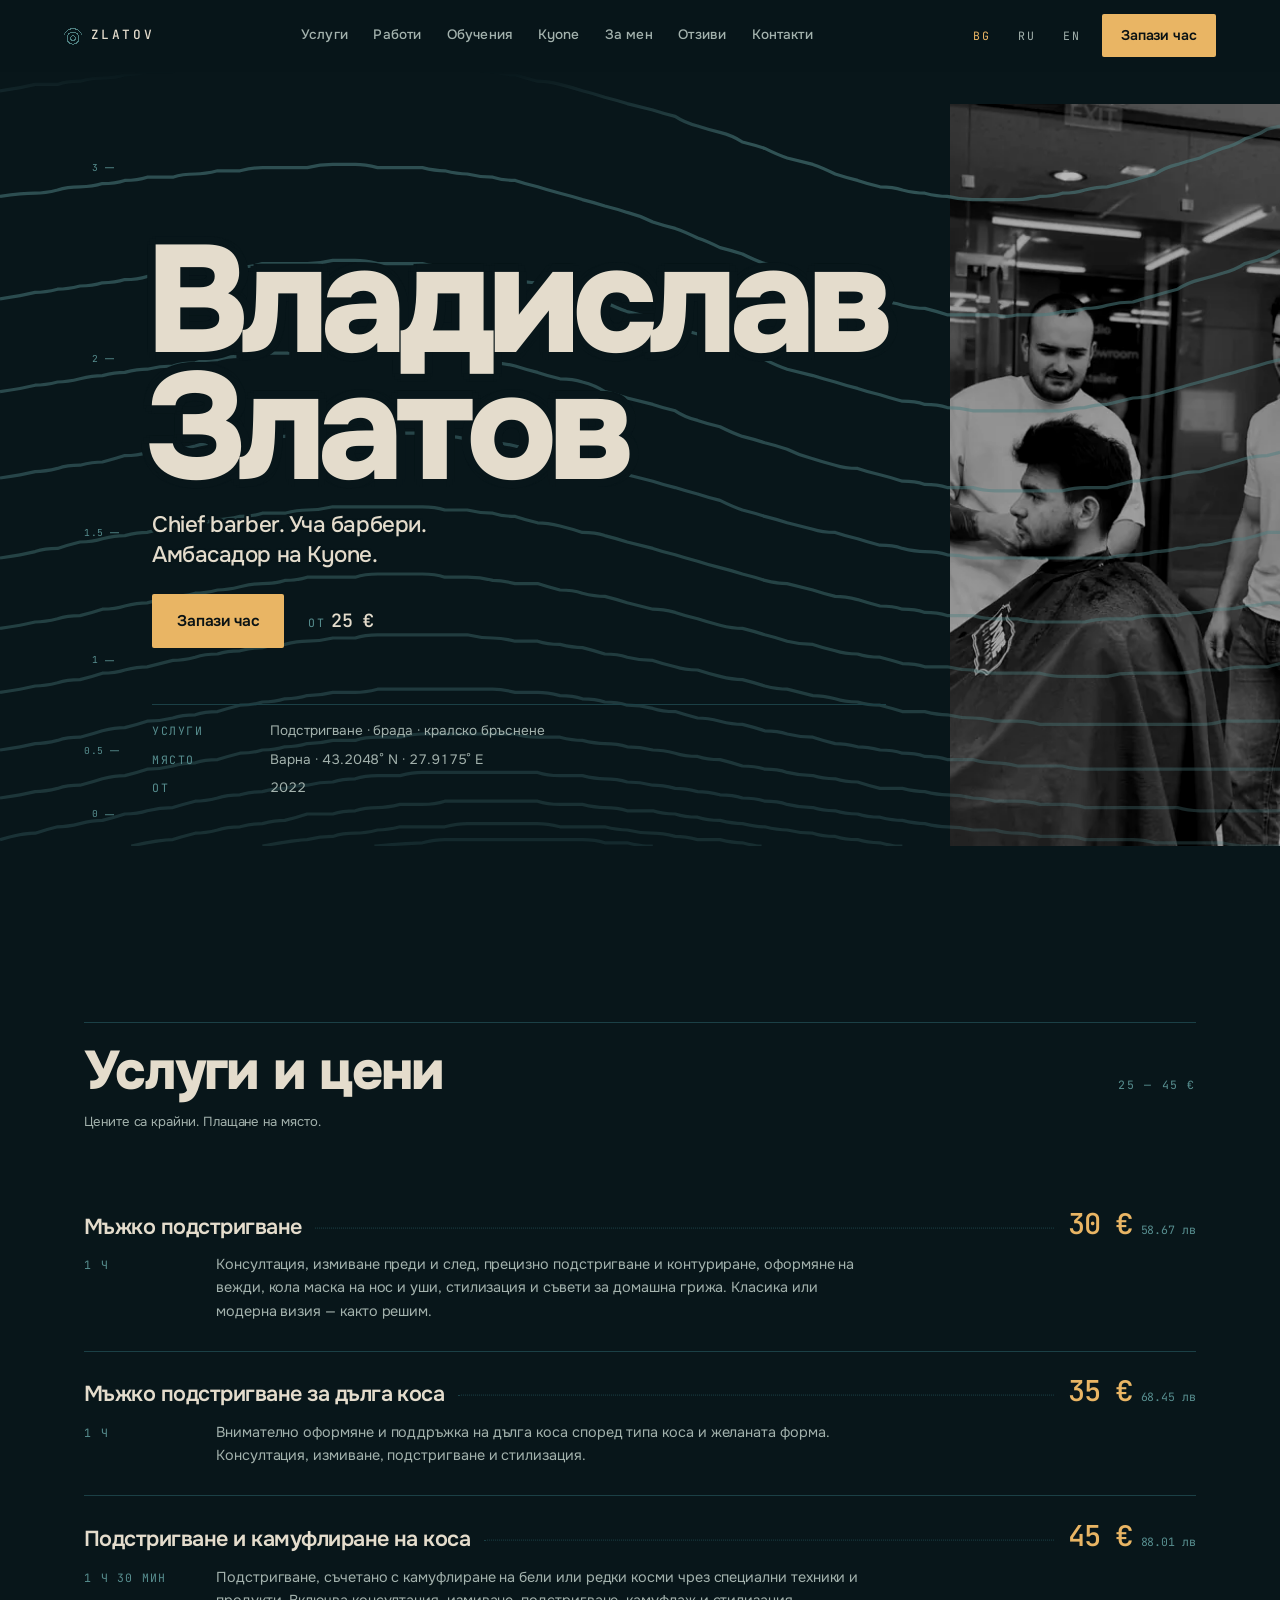
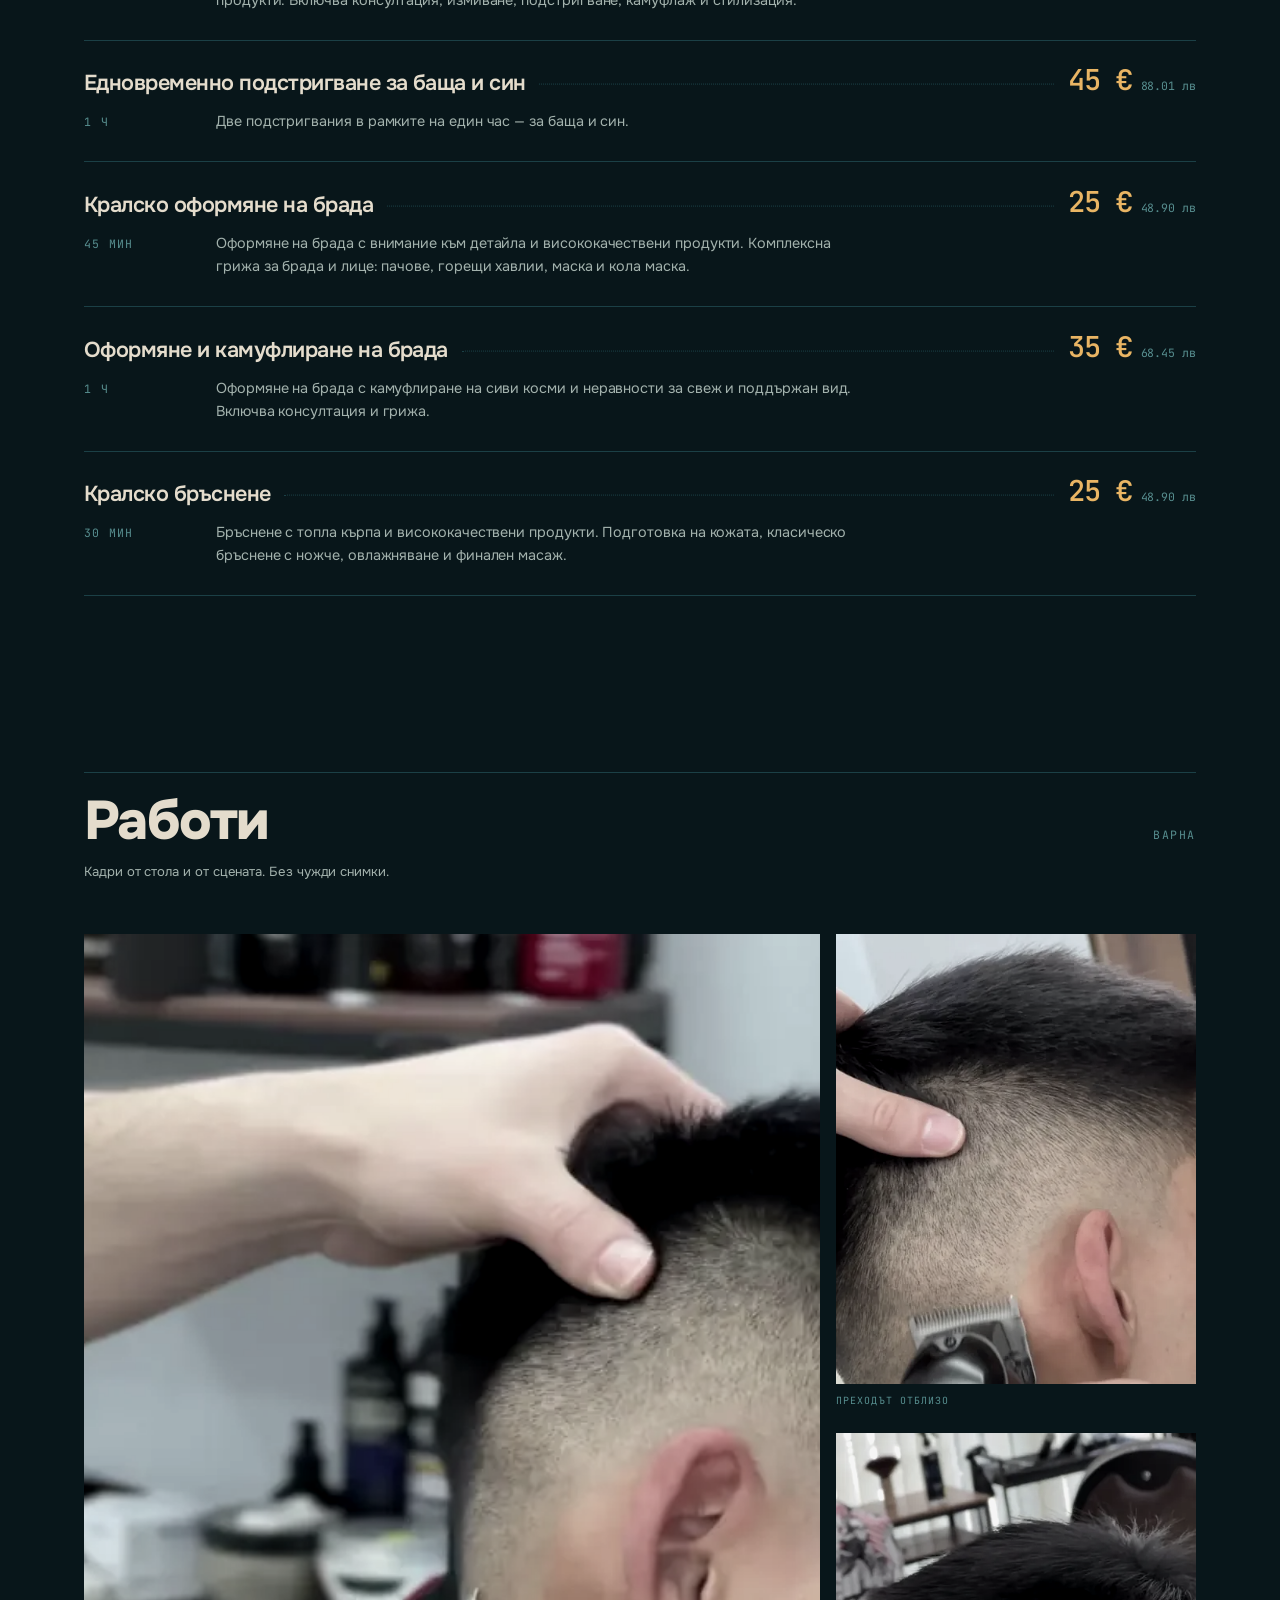
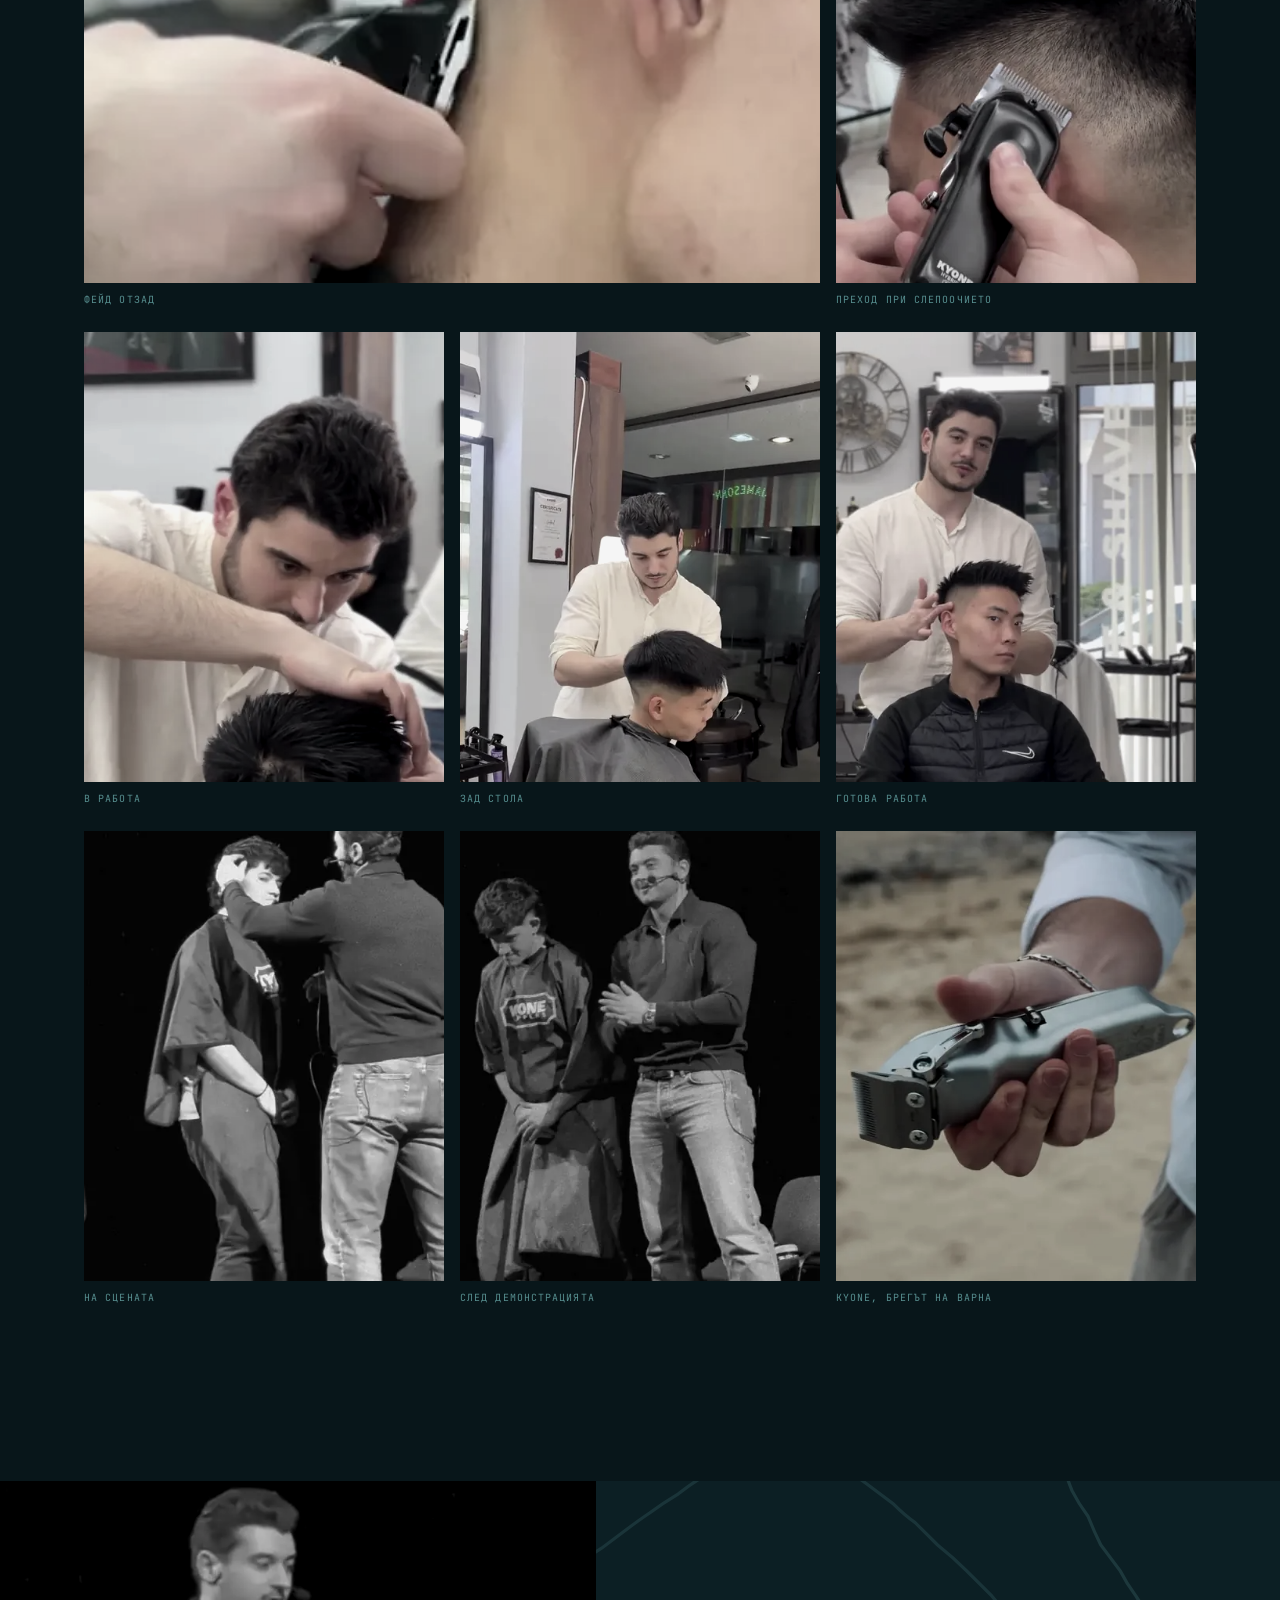
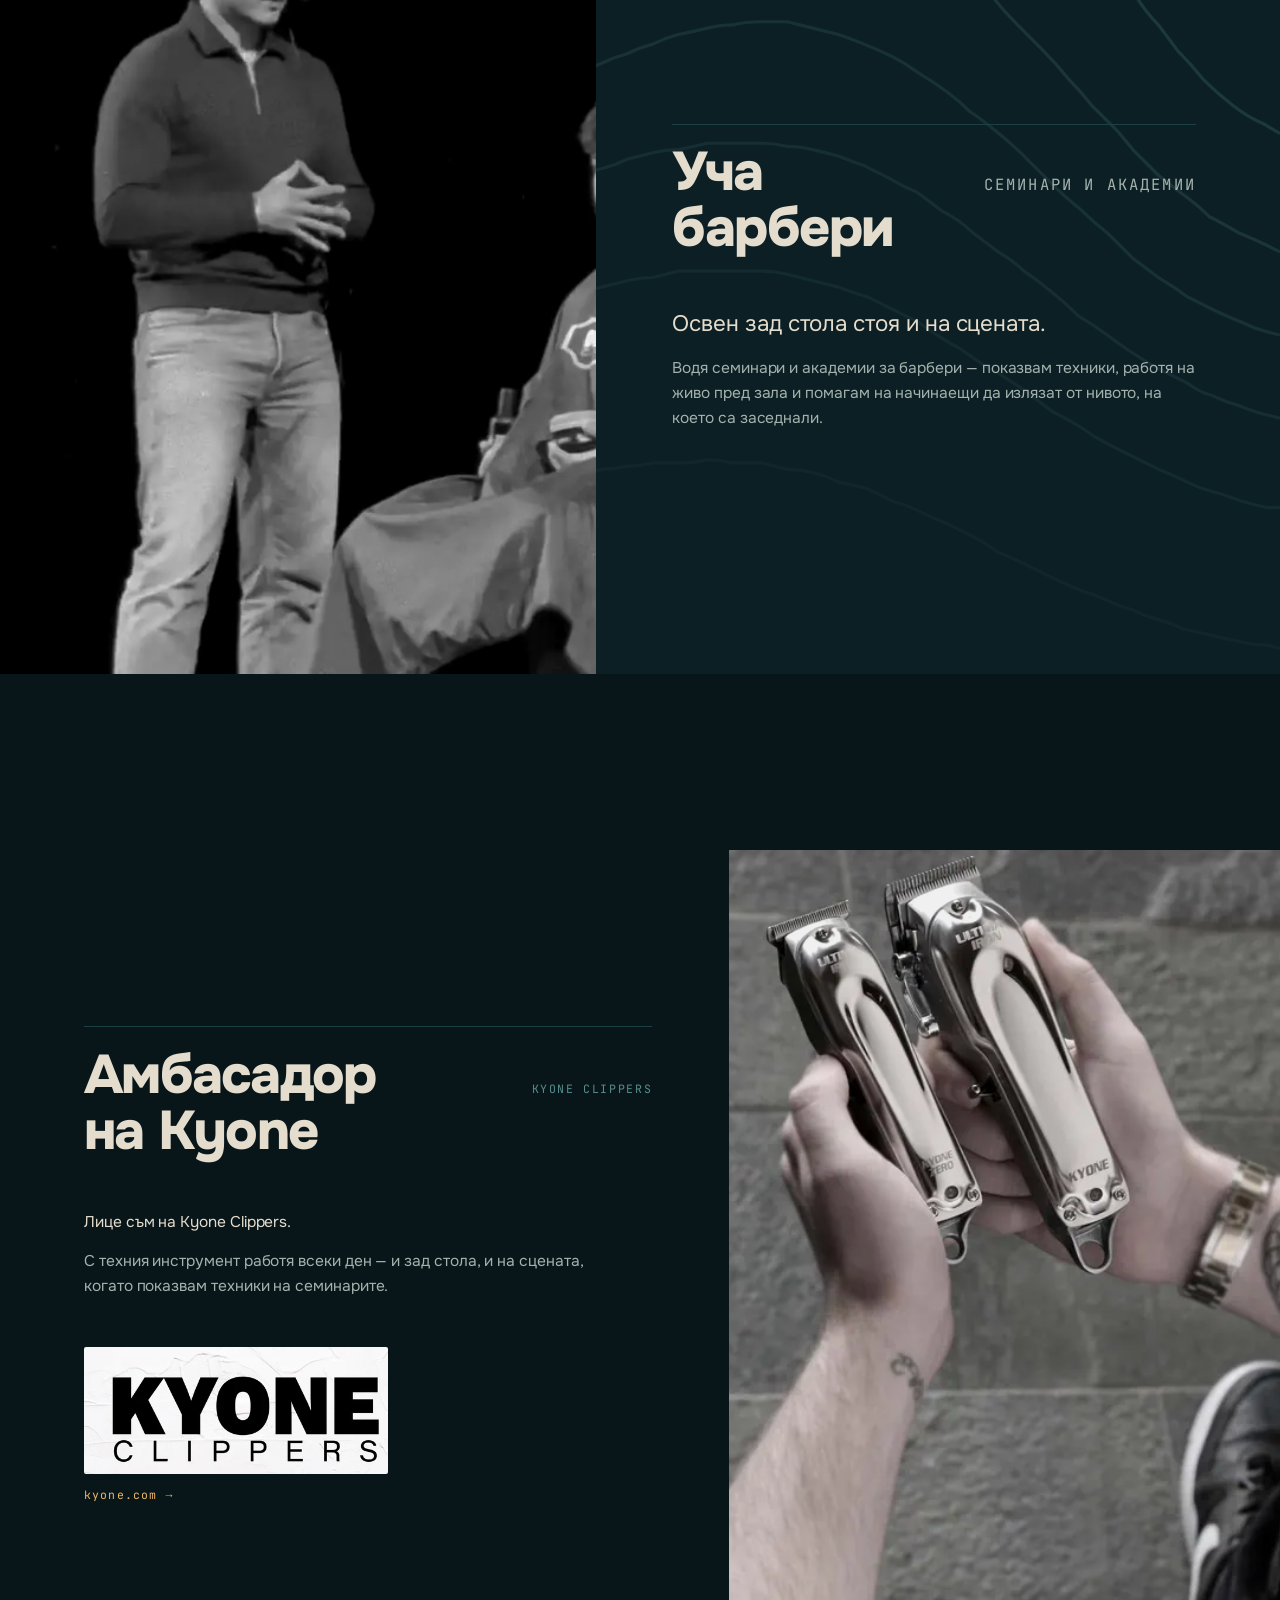
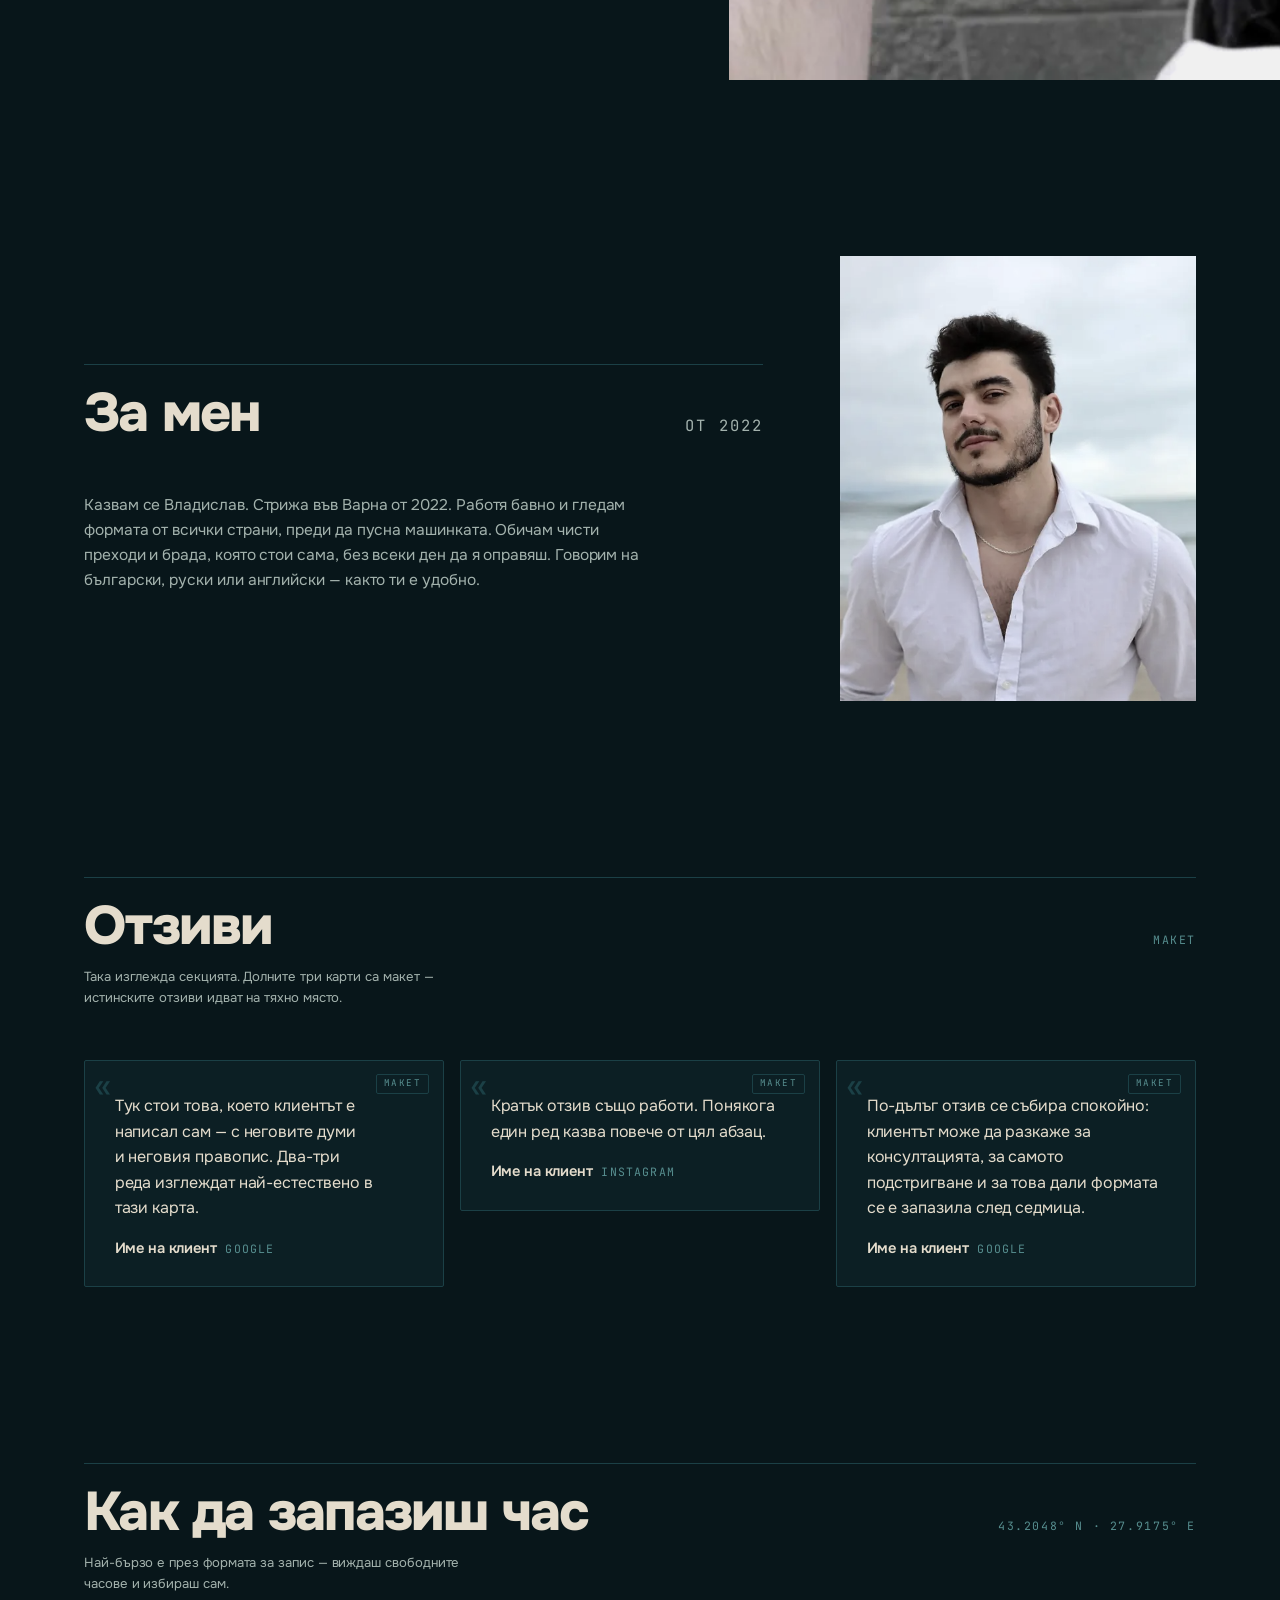
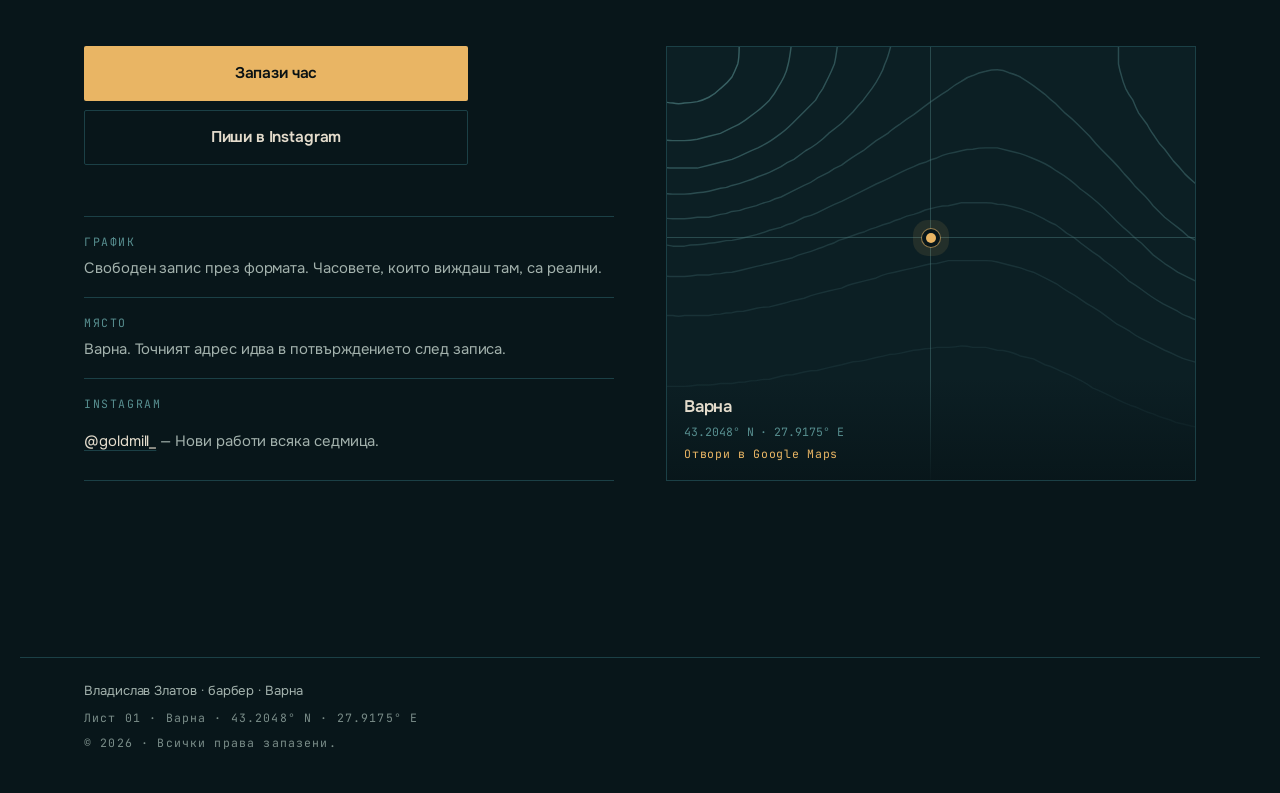
<file: index.html>
<!DOCTYPE html>
<html lang="bg">
<head>
<meta charset="utf-8">
<meta name="viewport" content="width=device-width, initial-scale=1, viewport-fit=cover">
<meta name="theme-color" content="#08161A">

<!-- ПРЕВЬЮ: закрыто от поисковиков. УДАЛИТЬ ЭТИ ДВЕ СТРОКИ ПРИ ПЕРЕДАЧЕ САЙТУ ВЛАДЕЛЬЦУ -->
<meta name="robots" content="noindex, nofollow">

<title>Барбер Владислав Златов — Варна | Мъжко подстригване и бръснене</title>
<meta name="description" content="Владислав Златов — chief barber във Варна от 2022. Мъжко подстригване, брада, кралско бръснене. Цени от 25 €. Онлайн запис за час.">
<link rel="canonical" href="https://yakovlev0509.github.io/zlatov-barber/">

<link rel="alternate" hreflang="bg" href="https://yakovlev0509.github.io/zlatov-barber/">
<link rel="alternate" hreflang="ru" href="https://yakovlev0509.github.io/zlatov-barber/?lang=ru">
<link rel="alternate" hreflang="en" href="https://yakovlev0509.github.io/zlatov-barber/?lang=en">
<link rel="alternate" hreflang="x-default" href="https://yakovlev0509.github.io/zlatov-barber/">

<meta property="og:type" content="website">
<meta property="og:site_name" content="Vladyslav Zlatov — barber, Varna">
<meta property="og:locale" content="bg_BG">
<meta property="og:locale:alternate" content="ru_RU">
<meta property="og:locale:alternate" content="en_GB">
<meta property="og:url" content="https://yakovlev0509.github.io/zlatov-barber/">
<meta property="og:title" content="Владислав Златов — барбер във Варна">
<meta property="og:description" content="Мъжко подстригване, брада, кралско бръснене. Цени от 25 €. Запази час онлайн.">
<meta property="og:image" content="https://yakovlev0509.github.io/zlatov-barber/images/og.jpg">
<meta property="og:image:width" content="1200">
<meta property="og:image:height" content="630">
<meta property="og:image:alt" content="Владислав Златов, барбер във Варна">
<meta name="twitter:card" content="summary_large_image">
<meta name="twitter:title" content="Владислав Златов — барбер във Варна">
<meta name="twitter:description" content="Мъжко подстригване, брада, кралско бръснене. Цени от 25 €.">
<meta name="twitter:image" content="https://yakovlev0509.github.io/zlatov-barber/images/og.jpg">

<link rel="icon" href="favicon.svg" type="image/svg+xml">
<link rel="icon" href="favicon.ico" sizes="32x32">
<link rel="apple-touch-icon" href="apple-touch-icon.png">
<link rel="manifest" href="site.webmanifest">

<link rel="preload" as="font" type="font/woff2" href="fonts/onest-cyrillic.woff2" crossorigin>
<link rel="preload" as="font" type="font/woff2" href="fonts/onest-latin.woff2" crossorigin>
<link rel="preload" as="image" href="images/fade.svg" fetchpriority="high">
<link rel="preload" as="image" href="images/hero-720.webp" imagesrcset="images/hero-540.webp 540w, images/hero-720.webp 720w, images/hero-860.webp 860w, images/hero-1080.webp 1080w" imagesizes="(min-width:900px) 40vw, calc(100vw - 2.5rem)" fetchpriority="high">
<link rel="stylesheet" href="styles.css">

<script type="application/ld+json">
{
  "@context": "https://schema.org",
  "@type": "HairSalon",
  "@id": "https://yakovlev0509.github.io/zlatov-barber/#barber",
  "name": "Vladyslav Zlatov — Barber",
  "alternateName": "Владислав Златов",
  "description": "Chief barber във Варна от 2022. Мъжко подстригване, оформяне на брада, кралско бръснене. Обучения за барбери.",
  "url": "https://yakovlev0509.github.io/zlatov-barber/",
  "image": "https://yakovlev0509.github.io/zlatov-barber/images/og.jpg",
  "priceRange": "€25–€45",
  "currenciesAccepted": "EUR, BGN",
  "foundingDate": "2022",
  "address": {
    "@type": "PostalAddress",
    "addressLocality": "Варна",
    "addressRegion": "Варна",
    "addressCountry": "BG"
  },
  "geo": { "@type": "GeoCoordinates", "latitude": 43.20484, "longitude": 27.91751 },
  "areaServed": { "@type": "City", "name": "Варна" },
  "availableLanguage": ["bg", "ru", "en"],
  "sameAs": ["https://www.instagram.com/goldmill_/"],
  "hasOfferCatalog": {
    "@type": "OfferCatalog",
    "name": "Услуги",
    "itemListElement": [
      { "@type": "Offer", "price": "30", "priceCurrency": "EUR", "itemOffered": { "@type": "Service", "name": "Мъжко подстригване" } },
      { "@type": "Offer", "price": "35", "priceCurrency": "EUR", "itemOffered": { "@type": "Service", "name": "Мъжко подстригване за дълга коса" } },
      { "@type": "Offer", "price": "45", "priceCurrency": "EUR", "itemOffered": { "@type": "Service", "name": "Подстригване и камуфлиране на коса" } },
      { "@type": "Offer", "price": "45", "priceCurrency": "EUR", "itemOffered": { "@type": "Service", "name": "Едновременно подстригване за баща и син" } },
      { "@type": "Offer", "price": "25", "priceCurrency": "EUR", "itemOffered": { "@type": "Service", "name": "Кралско оформяне на брада" } },
      { "@type": "Offer", "price": "35", "priceCurrency": "EUR", "itemOffered": { "@type": "Service", "name": "Оформяне и камуфлиране на брада" } },
      { "@type": "Offer", "price": "25", "priceCurrency": "EUR", "itemOffered": { "@type": "Service", "name": "Кралско бръснене" } }
    ]
  },
  "potentialAction": {
    "@type": "ReserveAction",
    "target": {
      "@type": "EntryPoint",
      "urlTemplate": "https://n1313281.alteg.io/company/1189021/personal/menu?o=m2672706",
      "actionPlatform": ["http://schema.org/DesktopWebPlatform", "http://schema.org/MobileWebPlatform"]
    },
    "result": { "@type": "Reservation", "name": "Запазен час" }
  }
}
</script>
</head>

<body>
<a class="skip" href="#main" data-i18n="skip">Към съдържанието</a>

<header class="hdr" id="hdr">
  <a class="hdr__logo" href="#top" aria-label="Vladyslav Zlatov">
    <span class="hdr__logo-mark" aria-hidden="true"></span>
    ZLATOV
  </a>

  <div class="hdr__right">
    <div class="lang" role="group" aria-label="Език / Language">
      <button type="button" class="lang__btn is-on" data-lang="bg" lang="bg" aria-pressed="true">BG</button>
      <button type="button" class="lang__btn" data-lang="ru" lang="ru" aria-pressed="false">RU</button>
      <button type="button" class="lang__btn" data-lang="en" lang="en" aria-pressed="false">EN</button>
    </div>

    <a class="btn btn--primary hdr__cta" id="hdrCta" href="#" target="_blank" rel="noopener" data-i18n="ctaShort">Запази час</a>

    <button type="button" class="burger" id="burger" aria-expanded="false" aria-controls="nav" data-i18n-attr="aria-label:menuOpen" aria-label="Отвори менюто">
      <span aria-hidden="true"></span><span aria-hidden="true"></span>
    </button>
  </div>

  <nav class="nav" id="nav" aria-label="Основна навигация">
    <a href="#services" data-i18n="navServices">Услуги</a>
    <a href="#work" data-i18n="navWork">Работи</a>
    <a href="#academy" data-i18n="navAcademy">Обучения</a>
    <a href="#kyone" data-i18n="navKyone">Kyone</a>
    <a href="#about" data-i18n="navAbout">За мен</a>
    <a href="#reviews" id="navReviews" class="is-hidden" data-i18n="navReviews">Отзиви</a>
    <a href="#contact" data-i18n="navContact">Контакти</a>
  </nav>
</header>

<main id="main">

  <!-- ================= HERO =================
       Первый экран построен как топографическая карта:
       изолинии = переход длины, шкала слева = размеры насадок,
       имя стоит внутри поля и разрывает линии, как подпись места на карте. -->
  <section class="hero" id="top">
    <!-- Поле изолиний и шкала насадок — чистая графика, для читалок скрыта -->
    <div class="hero__map" aria-hidden="true">
      <div class="hero__field"></div>
      <ul class="scale">
        <li style="--y:95.9%"><span>0</span></li>
        <li style="--y:87.7%"><span>0.5</span></li>
        <li style="--y:76.0%"><span>1</span></li>
        <li style="--y:59.5%"><span>1.5</span></li>
        <li style="--y:37.0%"><span>2</span></li>
        <li style="--y:12.4%"><span>3</span></li>
      </ul>
    </div>

    <div class="hero__text">
      <h1 class="hero__name" data-i18n="heroName">Владислав<br>Златов</h1>
      <p class="hero__lead" data-i18n="heroLead">Chief barber. Уча барбери. Амбасадор на Kyone.</p>
      <div class="hero__act">
        <a class="btn btn--primary hero__cta" id="heroCta" href="#" target="_blank" rel="noopener" data-i18n="cta">Запази час</a>
        <p class="hero__from"><span data-i18n="heroFrom">от</span> <b>25 €</b></p>
      </div>
    </div>

    <figure class="hero__fig">
      <img src="images/hero-720.webp"
           srcset="images/hero-540.webp 540w, images/hero-720.webp 720w, images/hero-860.webp 860w, images/hero-1080.webp 1080w"
           sizes="(min-width:900px) 40vw, calc(100vw - 4.25rem)"
           width="1035" height="1380"
           fetchpriority="high" decoding="async"
           alt="Владислав Златов гледа работата на барбер в залата, Варна">
    </figure>

    <!-- Легенда карты: живёт по нижнему краю, как на настоящей карте -->
    <dl class="legend">
      <div>
        <dt data-i18n="legServices">Услуги</dt>
        <dd data-i18n="legServicesVal">Подстригване · брада · кралско бръснене</dd>
      </div>
      <div>
        <dt data-i18n="legPlace">Място</dt>
        <dd id="legPlaceVal">Варна · 43.2048° N 27.9175° E</dd>
      </div>
      <div>
        <dt data-i18n="legSince">От</dt>
        <dd>2022</dd>
      </div>
    </dl>
  </section>

  <!-- ================= УСЛУГИ ================= -->
  <section class="sec sec--services" id="services">
    <div class="sec__head">
      <h2 class="sec__title" data-i18n="servicesTitle">Услуги и цени</h2>
      <p class="sec__meta" id="svcsRange">25 — 45 €</p>
      <p class="sec__note" data-i18n="servicesNote">Цените са крайни. Плащане на място.</p>
    </div>

    <ol class="svcs" id="svcs"></ol>

    <noscript>
      <ul class="svcs-fallback">
        <li>Мъжко подстригване — 60 мин — 30 € (58.67 лв)</li>
        <li>Мъжко подстригване за дълга коса — 60 мин — 35 € (68.45 лв)</li>
        <li>Подстригване и камуфлиране на коса — 90 мин — 45 € (88.01 лв)</li>
        <li>Едновременно подстригване за баща и син — 60 мин — 45 € (88.01 лв)</li>
        <li>Кралско оформяне на брада — 45 мин — 25 € (48.90 лв)</li>
        <li>Оформяне и камуфлиране на брада — 60 мин — 35 € (68.45 лв)</li>
        <li>Кралско бръснене — 30 мин — 25 € (48.90 лв)</li>
      </ul>
    </noscript>
  </section>

  <!-- ================= РАБОТИ ================= -->
  <section class="sec sec--work" id="work">
    <div class="sec__head">
      <h2 class="sec__title" data-i18n="workTitle">Работи</h2>
      <p class="sec__meta" data-i18n="workMeta">Варна</p>
      <p class="sec__note" data-i18n="workNote">Кадри от стола и от сцената. Без чужди снимки.</p>
    </div>
    <div class="grid" id="works"></div>
  </section>

  <!-- ================= ОБУЧЕНИЯ ================= -->
  <section class="sec sec--academy" id="academy">
    <figure class="academy__fig">
      <img src="images/stage-solo-420.webp"
           srcset="images/stage-solo-420.webp 420w, images/stage-solo-640.webp 640w"
           sizes="(min-width:900px) 34vw, 86vw"
           width="620" height="826" loading="lazy" decoding="async"
           alt="Владислав Златов води семинар за барбери на сцена">
    </figure>
    <div class="academy__text">
      <div class="sec__head">
        <h2 class="sec__title" data-i18n="academyTitle">Уча барбери</h2>
        <p class="sec__meta" data-i18n="academyTag">Kyone · амбасадор</p>
      </div>
      <p class="lead" data-i18n="academyLead">Освен зад стола стоя и на сцената.</p>
      <p data-i18n="academyText">Водя семинари и академии за барбери — показвам техники, работя на живо пред зала и помагам на начинаещи да излязат от нивото, на което са заседнали. Лице съм на Kyone Clippers и работя с техния инструмент всеки ден.</p>
    </div>
  </section>

  <!-- ================= KYONE =================
       Партнёрство вынесено отдельной секцией: логотип показан ровно так,
       как его отдаёт бренд, на своей белой подложке. Ничего не перекрашено. -->
  <section class="sec sec--kyone" id="kyone">
    <div class="kyone__text">
      <div class="sec__head">
        <h2 class="sec__title" data-i18n="kyoneTitle">Амбасадор на Kyone</h2>
        <p class="sec__meta" data-i18n="kyoneMeta">Kyone Clippers</p>
      </div>
      <p class="lead" data-i18n="kyoneLead">Лице съм на Kyone Clippers.</p>
      <p data-i18n="kyoneText">С техния инструмент работя всеки ден — и зад стола, и на сцената, когато показвам техники на семинарите.</p>

      <a class="plate" id="kyoneLink" href="https://www.kyone.com/" target="_blank" rel="noopener">
        <span class="plate__card">
          <img src="images/kyone-mark-520.webp"
               srcset="images/kyone-mark-520.webp 520w, images/kyone-mark-760.webp 760w"
               sizes="(min-width:900px) 19rem, 60vw"
               width="1530" height="640" loading="lazy" decoding="async"
               alt="Kyone Clippers">
        </span>
        <span class="plate__go" data-i18n="kyoneGo">kyone.com</span>
      </a>
    </div>

    <figure class="kyone__fig">
      <img src="images/kyone-tools-560.webp"
           srcset="images/kyone-tools-560.webp 560w, images/kyone-tools-900.webp 900w"
           sizes="(min-width:900px) 42vw, 100vw"
           width="1380" height="1725" loading="lazy" decoding="async"
           alt="Машинки Kyone Ultima Iron и Kyone Zero">
    </figure>
  </section>

  <!-- ================= ЗА МЕН ================= -->
  <section class="sec sec--about" id="about">
    <figure class="about__fig">
      <img src="images/portrait-540.webp"
           srcset="images/portrait-540.webp 540w, images/portrait-860.webp 860w"
           sizes="(min-width:900px) 32vw, 78vw"
           width="1080" height="1350" loading="lazy" decoding="async"
           alt="Портрет на барбера Владислав Златов, Варна">
    </figure>
    <div class="about__text">
      <div class="sec__head">
        <h2 class="sec__title" data-i18n="aboutTitle">За мен</h2>
        <p class="sec__meta" data-i18n="aboutMeta">от 2022</p>
      </div>
      <p data-i18n="aboutText">Казвам се Владислав. Стрижа във Варна от 2022. Работя бавно и гледам формата от всички страни, преди да пусна машинката. Обичам чисти преходи и брада, която стои сама, без всеки ден да я оправяш. Говорим на български, руски или английски — както ти е удобно.</p>
    </div>
  </section>

  <!-- ================= ОТЗЫВЫ =================
       Секция целиком собирается из config.js. Если reviews.demo = false
       и список пуст — секция не выводится. Выдуманное сюда попасть не может. -->
  <section class="sec sec--reviews is-hidden" id="reviews" hidden>
    <div class="sec__head">
      <h2 class="sec__title" data-i18n="reviewsTitle">Отзиви</h2>
      <p class="sec__meta" id="reviewsMeta"></p>
      <p class="sec__note" data-i18n="reviewsNote">Така изглежда секцията. Долните три карти са макет — истинските отзиви идват на тяхно място.</p>
    </div>
    <ul class="reviews" id="reviewsList"></ul>
  </section>

  <!-- ================= КОНТАКТИ ================= -->
  <section class="sec sec--contact" id="contact">
    <div class="sec__head">
      <h2 class="sec__title" data-i18n="contactTitle">Как да запазиш час</h2>
      <p class="sec__meta" id="contactCoord">43.2048° N · 27.9175° E</p>
      <p class="sec__note" data-i18n="contactLead">Най-бързо е през формата за запис — виждаш свободните часове и избираш сам.</p>
    </div>

    <div class="contact">
      <div class="contact__actions">
        <a class="btn btn--primary" id="bookCta" href="#" target="_blank" rel="noopener" data-i18n="cta">Запази час</a>
        <a class="btn btn--ghost" id="igCta" href="#" target="_blank" rel="noopener" data-i18n="ctaIg">Пиши в Instagram</a>
        <a class="btn btn--ghost is-hidden" id="waCta" href="#" target="_blank" rel="noopener" data-i18n="ctaWa">Пиши в WhatsApp</a>
        <a class="btn btn--ghost is-hidden" id="telCta" href="#" data-i18n="ctaCall">Обади се</a>
      </div>

      <dl class="facts">
        <div class="fact">
          <dt data-i18n="hoursTitle">График</dt>
          <dd id="hoursVal" data-i18n="hoursFree">Свободен запис през формата. Часовете, които виждаш там, са реални.</dd>
        </div>
        <div class="fact">
          <dt data-i18n="addressTitle">Място</dt>
          <dd id="addrVal" data-i18n="addressPending">Варна. Точният адрес идва в потвърждението след записа.</dd>
        </div>
        <div class="fact">
          <dt data-i18n="igTitle">Instagram</dt>
          <dd><a id="igLink" href="#" target="_blank" rel="noopener">@goldmill_</a> — <span data-i18n="igNote">Нови работи всяка седмица.</span></dd>
        </div>
      </dl>

      <a class="mapcard" id="mapLink" href="#" target="_blank" rel="noopener">
        <span class="mapcard__field" aria-hidden="true"></span>
        <span class="mapcard__cross" aria-hidden="true"></span>
        <span class="mapcard__pin" aria-hidden="true"></span>
        <span class="mapcard__label">
          <span class="mapcard__city">Варна</span>
          <span class="mapcard__coord">43.2048° N · 27.9175° E</span>
          <span class="mapcard__go" data-i18n="addressMap">Отвори в Google Maps</span>
        </span>
      </a>
    </div>
  </section>
</main>

<footer class="ftr">
  <p data-i18n="footerNote">Владислав Златов · барбер · Варна</p>
  <p class="ftr__small" id="ftrColophon">Лист 01 · Варна · 43.2048° N · 27.9175° E</p>
  <p class="ftr__small">© <span id="year">2026</span> · <span data-i18n="footerRights">Всички права запазени.</span></p>
</footer>

<!-- Постоянная кнопка записи внизу экрана -->
<div class="sticky" id="sticky">
  <a class="btn btn--primary sticky__main" id="stickyCta" href="#" target="_blank" rel="noopener" data-i18n="ctaShort">Запази час</a>
  <a class="sticky__icon" id="stickyIg" href="#" target="_blank" rel="noopener" data-i18n-attr="aria-label:ctaIg" aria-label="Пиши в Instagram">
    <svg viewBox="0 0 24 24" width="20" height="20" aria-hidden="true" fill="none" stroke="currentColor" stroke-width="1.7"><rect x="3" y="3" width="18" height="18" rx="5"/><circle cx="12" cy="12" r="4"/><circle cx="17.2" cy="6.8" r="1.1" fill="currentColor" stroke="none"/></svg>
  </a>
  <a class="sticky__icon is-hidden" id="stickyWa" href="#" target="_blank" rel="noopener" data-i18n-attr="aria-label:ctaWa" aria-label="Пиши в WhatsApp">
    <svg viewBox="0 0 24 24" width="20" height="20" aria-hidden="true" fill="none" stroke="currentColor" stroke-width="1.7"><path d="M20.5 11.6a8.4 8.4 0 0 1-12.4 7.4L3.5 20.5l1.6-4.5A8.4 8.4 0 1 1 20.5 11.6Z"/><path d="M9 9.3c.3-.7.6-.7.9-.7h.7c.2 0 .5 0 .7.6l.8 1.9c.1.3 0 .5-.1.7l-.5.6c-.2.2-.3.4-.1.7a7 7 0 0 0 3.2 2.7c.3.1.5 0 .7-.1l.7-.8c.2-.2.4-.2.6-.1l1.8.9c.3.1.4.3.4.5a2 2 0 0 1-1.9 2 8.4 8.4 0 0 1-6-3.3c-1.5-2-2.2-3.7-1.9-5.6Z" fill="currentColor" stroke="none"/></svg>
  </a>
</div>

<script src="config.js" defer></script>
<script src="script.js" defer></script>
</body>
</html>
</file>
<file: styles.css>
/* ============================================================
   Владислав Златов — барбер, Варна
   Направление «Фейд като карта»: изолинии читаются одновременно
   как переход длины волоса и как рельеф побережья.
   ============================================================ */

/* ---------- Шрифты (лежат локально в /fonts, ничего не грузится со стороны) --
   Переменные шрифты: один файл на весь диапазон насыщенности.
   unicode-range: браузер скачает кириллицу и латиницу отдельно и только те,
   что реально встретились на странице. */
@font-face{
  font-family:'Onest'; font-style:normal; font-weight:100 900; font-display:swap;
  src:url('fonts/onest-cyrillic.woff2') format('woff2');
  unicode-range:U+0301,U+0400-045F,U+0490-0491,U+04B0-04B1,U+2116;
}
@font-face{
  font-family:'Onest'; font-style:normal; font-weight:100 900; font-display:swap;
  src:url('fonts/onest-latin.woff2') format('woff2');
  unicode-range:U+0000-00FF,U+0131,U+0152-0153,U+02BB-02BC,U+02C6,U+02DA,U+02DC,U+0304,U+0308,U+0329,U+2000-206F,U+20AC,U+2122,U+2191,U+2193,U+2212,U+2215,U+FEFF,U+FFFD;
}
@font-face{
  font-family:'JetBrains Mono'; font-style:normal; font-weight:100 800; font-display:swap;
  src:url('fonts/jbmono-cyrillic.woff2') format('woff2');
  unicode-range:U+0301,U+0400-045F,U+0490-0491,U+04B0-04B1,U+2116;
}
@font-face{
  font-family:'JetBrains Mono'; font-style:normal; font-weight:100 800; font-display:swap;
  src:url('fonts/jbmono-latin.woff2') format('woff2');
  unicode-range:U+0000-00FF,U+0131,U+0152-0153,U+02BB-02BC,U+02C6,U+02DA,U+02DC,U+0304,U+0308,U+0329,U+2000-206F,U+20AC,U+2122,U+2191,U+2193,U+2212,U+2215,U+FEFF,U+FFFD;
}

/* ---------- Токены ---------- */
:root{
  /* Палитра */
  --deep:      #08161A;   /* фон */
  --deep-2:    #0C1F24;   /* подложки секций */
  --deep-3:    #102A30;   /* карточки */
  --brine:     #1B4046;   /* границы, волосяные линии */
  --contour:   #4E7F80;   /* изолинии — только графика, не текст */
  --label:     #578E8F;   /* мелкие моно-подписи (контраст 4.97:1 к --deep) */
  --sand:      #E4DCCC;   /* основной текст */
  --sand-dim:  #A3B2AD;   /* вторичный текст (контраст 7.4:1 к --deep) */
  --brass:     #E9B564;   /* акцент, кнопка записи */
  --brass-hi:  #F4C97F;

  /* Типографика */
  --display: 'Onest', system-ui, -apple-system, 'Segoe UI', Roboto, sans-serif;
  --mono: 'JetBrains Mono', ui-monospace, 'SF Mono', Menlo, Consolas, monospace;

  --t-hero:  clamp(3.1rem, 15.5vw, 9.5rem);
  --t-h2:    clamp(1.75rem, 6.6vw, 3.4rem);
  --t-h3:    clamp(1.06rem, 3.9vw, 1.35rem);
  --t-lead:  clamp(1.06rem, 4.1vw, 1.4rem);
  --t-body:  clamp(0.97rem, 3.5vw, 1.06rem);
  --t-small: 0.82rem;
  --t-micro: 0.72rem;

  /* Ритм */
  --pad: clamp(1.25rem, 5.5vw, 4rem);
  --gap-sec: clamp(5.5rem, 15vw, 11rem);
  --maxw: 1240px;
  --rule: 1px solid var(--brine);
  --ease: cubic-bezier(.2,.7,.3,1);

  /* Боковое поле от края экрана до колонки контента.
     Одна формула на всю страницу: по ней выносятся фото за край. */
  --gutter: calc(max(0px, (100vw - var(--maxw)) / 2) + var(--pad));
}

/* Цифры везде табличные: колонки цен и координат должны стоять ровно */
.svc__eur, .svc__bgn, .svc__time, .sec__meta,
.mapcard__coord, .legend dd, .scale, .ftr__small{
  font-variant-numeric:tabular-nums;
}

/* ---------- База ---------- */
*,*::before,*::after{ box-sizing:border-box; }

html{
  -webkit-text-size-adjust:100%;
  scroll-behavior:smooth;
  scroll-padding-top:5rem;
}

body{
  margin:0;
  background:var(--deep);
  color:var(--sand);
  font-family:var(--display);
  font-size:var(--t-body);
  font-weight:400;
  line-height:1.62;
  letter-spacing:-0.004em;
  overflow-x:hidden;
  -webkit-font-smoothing:antialiased;
  /* место под sticky-панель, чтобы низ страницы не прятался под ней */
  padding-bottom:calc(4.6rem + env(safe-area-inset-bottom,0px));
}

img{ display:block; max-width:100%; height:auto; }
figure{ margin:0; }

a{ color:inherit; }

h1,h2,h3{
  font-weight:800;
  letter-spacing:-0.032em;
  line-height:1.02;
  margin:0;
  text-wrap:balance;
}

p{ margin:0 0 1em; }
p:last-child{ margin-bottom:0; }

::selection{ background:var(--brass); color:var(--deep); }

/* Фокус виден всегда, на любом интерактивном элементе */
:focus-visible{
  outline:2px solid var(--brass);
  outline-offset:3px;
  border-radius:2px;
}

.skip{
  position:absolute; left:-9999px; top:0; z-index:200;
  background:var(--brass); color:var(--deep);
  padding:.75rem 1.1rem; font-weight:600; text-decoration:none;
}
.skip:focus{ left:.5rem; top:.5rem; }

.is-hidden{ display:none !important; }

/* ---------- Кнопки ---------- */
.btn{
  display:inline-flex; align-items:center; justify-content:center;
  min-height:48px; padding:.85rem 1.5rem;
  font-family:var(--display); font-size:0.97rem; font-weight:600;
  letter-spacing:-0.01em; text-decoration:none;
  border:1px solid transparent; border-radius:2px;
  transition:background .18s var(--ease), color .18s var(--ease),
             border-color .18s var(--ease), transform .18s var(--ease);
}
.btn--primary{ background:var(--brass); color:#0A1214; }
.btn--ghost{ background:transparent; color:var(--sand); border-color:var(--brine); }

@media (hover:hover){
  .btn--primary:hover{ background:var(--brass-hi); transform:translateY(-1px); }
  .btn--ghost:hover{ border-color:var(--contour); background:rgba(78,127,128,.1); }
}
.btn:active{ transform:translateY(0); }

.kicker{
  font-family:var(--mono); font-size:var(--t-micro);
  letter-spacing:.16em; text-transform:uppercase;
  color:var(--label); margin:0 0 1.1rem;
}

.lead{ font-size:var(--t-lead); color:var(--sand); line-height:1.42; }

/* ---------- Шапка ---------- */
.hdr{
  position:sticky; top:0; z-index:90;
  display:flex; align-items:center; gap:.75rem;
  padding:.7rem var(--pad);
  padding-top:calc(.7rem + env(safe-area-inset-top,0px));
  background:rgba(8,22,26,.86);
  border-bottom:1px solid transparent;
  transition:border-color .25s var(--ease), background .25s var(--ease);
}
@supports (backdrop-filter:blur(8px)) or (-webkit-backdrop-filter:blur(8px)){
  .hdr{ -webkit-backdrop-filter:blur(10px); backdrop-filter:blur(10px); }
}
.hdr.is-stuck{ border-bottom-color:var(--brine); background:rgba(8,22,26,.94); }

.hdr__logo{
  display:inline-flex; align-items:center; gap:.55rem;
  font-family:var(--mono); font-size:.8rem; font-weight:500;
  letter-spacing:.2em; text-decoration:none; color:var(--sand);
  min-height:44px; padding:.5rem 0; margin-right:auto;
}
/* Значок логотипа — три изолинии в миниатюре */
.hdr__logo-mark{
  width:18px; height:18px; flex:none; border-radius:50%;
  background:
    radial-gradient(circle at 50% 62%, transparent 0 2px, var(--contour) 2px 3px, transparent 3px 5.5px,
                    var(--contour) 5.5px 6.5px, transparent 6.5px 9px, var(--contour) 9px 10px, transparent 10px);
}

.hdr__right{ display:flex; align-items:center; gap:.5rem; }

.lang{ display:flex; align-items:center; gap:1px; }
.lang__btn{
  appearance:none; background:none; border:0;
  min-width:44px; min-height:44px; padding:0 .35rem;
  font-family:var(--mono); font-size:.72rem; letter-spacing:.1em;
  color:var(--sand-dim); cursor:pointer;
  transition:color .18s var(--ease);
}
.lang__btn.is-on{ color:var(--brass); }
@media (hover:hover){ .lang__btn:hover{ color:var(--sand); } }

.hdr__cta{ display:none; }

.burger{
  appearance:none; background:none; border:0;
  width:44px; height:44px; padding:0; cursor:pointer;
  display:grid; place-content:center; gap:5px;
}
.burger span{
  display:block; width:20px; height:1.5px; background:var(--sand);
  transition:transform .28s var(--ease), opacity .2s var(--ease);
}
.burger[aria-expanded="true"] span:first-child{ transform:translateY(3.25px) rotate(45deg); }
.burger[aria-expanded="true"] span:last-child{ transform:translateY(-3.25px) rotate(-45deg); }

.nav{
  position:fixed; inset:0; z-index:80;
  display:flex; flex-direction:column; justify-content:center; gap:.35rem;
  padding:var(--pad);
  background:var(--deep);
  visibility:hidden; opacity:0;
  transition:opacity .28s var(--ease), visibility .28s;
}
.nav.is-open{ visibility:visible; opacity:1; }
.nav a{
  font-size:clamp(1.9rem,9vw,2.6rem); font-weight:800; letter-spacing:-0.035em;
  text-decoration:none; color:var(--sand);
  padding:.35rem 0; border-bottom:1px solid transparent;
  transition:color .18s var(--ease);
}
@media (hover:hover){ .nav a:hover{ color:var(--brass); } }

/* ============================================================
   Hero — лист карты
   Слева поле карты со шкалой насадок, имя стоит внутри поля,
   фото — местность, поверх которой идут изолинии.
   ============================================================ */
.hero{
  position:relative;
  /* увеличенное левое поле — это поля карты, где стоит шкала.
     Такого отступа больше нигде на странице нет: hero — отдельный объект */
  --map-margin:2.9rem;
  --hero-pt:clamp(2.5rem,8vw,3.5rem);
  padding:var(--hero-pt) var(--pad) clamp(2.25rem,6vw,3rem);
  padding-left:calc(var(--pad) + var(--map-margin));
  overflow:hidden;
}

/* Поле изолиний. Растягивается ровно по боксу hero, поэтому
   подписи шкалы попадают на конкретные линии, а не «примерно» */
.hero__map{ position:absolute; inset:0; pointer-events:none; z-index:1; }
.hero__field{
  position:absolute; inset:0;
  background:url("images/fade.svg") 0 0 / 100% 100% no-repeat;
  opacity:.72;
  -webkit-mask-image:linear-gradient(to bottom, transparent 0%, #000 9%);
          mask-image:linear-gradient(to bottom, transparent 0%, #000 9%);
}

/* Поле и шкала проявляются один раз при загрузке — карта «садится» на лист.
   Анимируем только opacity и transform: layout не двигается, CLS остаётся нулевым. */
@keyframes map-settle{
  from{ opacity:0; transform:translateY(14px) scaleY(1.04); }
  to  { opacity:1; transform:none; }
}
@keyframes tick-in{
  from{ opacity:0; transform:translate(-8px,-50%); }
  to  { opacity:1; transform:translate(0,-50%); }
}
.hero__field{
  transform-origin:50% 100%;
  animation:map-settle .75s var(--ease) both;
}

/* Шкала насадок: плотные линии внизу — короче, редкие вверху — длиннее */
.scale{ position:absolute; inset:0; margin:0; padding:0; list-style:none; }
.scale li{
  position:absolute; top:var(--y); left:var(--pad);
  transform:translateY(-50%);
  display:flex; align-items:center; gap:.4rem;
  font-family:var(--mono); font-size:.6rem; letter-spacing:.06em;
  color:var(--label); white-space:nowrap;
  /* подписи подтягиваются снизу вверх вслед за полем, с шагом в 60 мс */
  animation:tick-in .5s var(--ease) both;
  animation-delay:calc(.34s + var(--i,0) * .06s);
}
.scale li:nth-child(1){ --i:0; }
.scale li:nth-child(2){ --i:1; }
.scale li:nth-child(3){ --i:2; }
.scale li:nth-child(4){ --i:3; }
.scale li:nth-child(5){ --i:4; }
.scale li:nth-child(6){ --i:5; }
.scale li::after{ content:""; width:9px; height:1px; background:var(--contour); }
.scale li span{ min-width:1.55em; text-align:right; }

.hero__text{ position:relative; z-index:3; }

/* Имя — подпись места на карте: линии обрываются у букв.
   Ореол цвета подложки в 16 направлениях, как маска картографической подписи. */
.hero__name{
  font-size:var(--t-hero);
  line-height:.83;
  letter-spacing:-0.055em;
  margin:0 0 1.15rem;
  margin-left:-.045em;
  text-shadow:
     .055em 0 0 var(--deep), -.055em 0 0 var(--deep),
     0 .055em 0 var(--deep), 0 -.055em 0 var(--deep),
     .039em .039em 0 var(--deep), -.039em .039em 0 var(--deep),
     .039em -.039em 0 var(--deep), -.039em -.039em 0 var(--deep),
     .051em .021em 0 var(--deep), -.051em .021em 0 var(--deep),
     .051em -.021em 0 var(--deep), -.051em -.021em 0 var(--deep),
     .021em .051em 0 var(--deep), -.021em .051em 0 var(--deep),
     .021em -.051em 0 var(--deep), -.021em -.051em 0 var(--deep);
}

.hero__lead{
  font-size:var(--t-lead); font-weight:500; line-height:1.34;
  letter-spacing:-0.02em; max-width:20ch;
  margin:0 0 1.5rem;
  /* тот же приём, что и у имени, только тоньше */
  text-shadow:
     .11em 0 0 var(--deep), -.11em 0 0 var(--deep),
     0 .11em 0 var(--deep), 0 -.11em 0 var(--deep),
     .078em .078em 0 var(--deep), -.078em .078em 0 var(--deep),
     .078em -.078em 0 var(--deep), -.078em -.078em 0 var(--deep);
}

/* Кнопка и цена стоят в одну строку: цена — факт, а не сноска */
.hero__act{ display:flex; align-items:center; gap:1rem; flex-wrap:wrap; }
.hero__cta{ flex:1 1 auto; min-width:12rem; }
.hero__from{
  margin:0; font-family:var(--mono); font-size:var(--t-micro);
  letter-spacing:.1em; text-transform:uppercase; color:var(--label);
  display:flex; align-items:baseline; gap:.4rem;
}
.hero__from b{
  font-weight:500; font-size:1.15rem; letter-spacing:-0.02em;
  color:var(--sand); text-transform:none;
}

/* Фото — местность под картой: без рамки, изолинии идут поверх */
.hero__fig{
  position:relative; z-index:2;
  margin:clamp(1.75rem,6vw,2.5rem) calc(-1 * var(--pad)) 0 calc(-1 * (var(--pad) + var(--map-margin)));
}
.hero__fig img{
  width:100%; aspect-ratio:16/10; object-fit:cover; object-position:50% 30%;
  filter:grayscale(1) contrast(1.1) brightness(.72);
}
/* поле изолиний должно читаться и на фото */
.hero__map{ z-index:2; }
.hero__fig{ z-index:1; }

/* Легенда карты по нижнему краю */
.legend{
  position:relative; z-index:3;
  margin:clamp(1.75rem,5vw,2.25rem) 0 0;
  padding-top:1rem;
  border-top:1px solid var(--brine);
  display:grid; gap:.7rem;
}
.legend > div{ display:grid; gap:.15rem; }
.legend dt{
  font-family:var(--mono); font-size:var(--t-micro);
  letter-spacing:.14em; text-transform:uppercase; color:var(--label);
}
.legend dd{ margin:0; font-size:.85rem; line-height:1.45; color:var(--sand-dim); }

/* ---------- Секции ---------- */
.sec{
  max-width:var(--maxw); margin:0 auto;
  padding:var(--gap-sec) var(--pad) 0;
}
/* Шапка секции — как заголовок панели на листе карты:
   волосяная линия, крупное название и мономерный датум справа на той же базовой линии */
/* На узком экране датум становится надстрочником — иначе он съедает
   ширину и заголовок рвётся на три строки */
.sec__head{
  border-top:1px solid var(--brine);
  padding-top:clamp(.9rem,2.2vw,1.3rem);
  margin-bottom:clamp(2rem,5vw,3.25rem);
  display:grid; gap:.55rem;
}
.sec__title{ font-size:var(--t-h2); margin:0; order:2; }
.sec__meta{
  margin:0; order:1;
  font-family:var(--mono); font-size:var(--t-micro);
  letter-spacing:.14em; text-transform:uppercase; color:var(--label);
}
.sec__note{
  order:3;
  color:var(--sand-dim); font-size:var(--t-small); max-width:46ch; margin:0;
}

@media (min-width:700px){
  .sec__head{
    grid-template-columns:minmax(0,1fr) auto;
    column-gap:1.5rem; row-gap:.7rem; align-items:baseline;
  }
  .sec__title{ grid-column:1; grid-row:1; }
  .sec__meta{ grid-column:2; grid-row:1; justify-self:end; white-space:nowrap; }
  .sec__note{ grid-column:1; grid-row:2; }
}

/* ---------- Услуги: строка меню ----------
   Название — точечное заполнение — цена. Описание вторым уровнем,
   как в меню, где блюдо и цена держат одну линию. */
.svcs{ list-style:none; margin:0; padding:0; }

.svc{
  padding:clamp(1.15rem,2.8vw,1.6rem) 0 clamp(1.25rem,3vw,1.75rem);
  border-bottom:var(--rule);
}

.svc__line{ display:flex; align-items:baseline; gap:.85rem; }

.svc__name{
  font-size:var(--t-h3); font-weight:600;
  letter-spacing:-0.024em; line-height:1.22; margin:0;
  flex:0 1 auto;
}

/* выносные точки */
.svc__dots{
  flex:1 1 1.5rem; min-width:1.25rem;
  align-self:baseline; height:0;
  border-bottom:1px dotted var(--brine);
  transform:translateY(-.32em);
  transition:border-bottom-color .2s var(--ease);
}

.svc__price{
  flex:none; margin:0; display:flex; align-items:baseline; gap:.55rem;
  white-space:nowrap;
}
.svc__eur{
  font-family:var(--mono); font-weight:500;
  font-size:clamp(1.3rem,5vw,1.8rem); letter-spacing:-0.035em;
  color:var(--brass); line-height:1;
  transition:color .2s var(--ease);
}
.svc__bgn{ font-family:var(--mono); font-size:var(--t-micro); color:var(--label); }

.svc__foot{ display:grid; gap:.45rem; margin-top:.75rem; }
.svc__time{
  margin:0; font-family:var(--mono); font-size:var(--t-micro);
  letter-spacing:.11em; text-transform:uppercase; color:var(--label);
}
.svc__desc{
  margin:0; font-size:.9rem; line-height:1.6;
  color:var(--sand-dim); max-width:66ch;
}

@media (hover:hover){
  .svc:hover .svc__eur{ color:var(--brass-hi); }
  .svc:hover .svc__dots{ border-bottom-color:var(--contour); }
}

.svcs-fallback{ padding-left:1.1rem; color:var(--sand-dim); line-height:1.9; }

/* ---------- Работы ----------
   Кадры из видео и снимки сведены к одной обработке, чтобы разница
   в исходном качестве не бросалась в глаза. Подписи — как в каталоге. */
.grid{
  display:grid; grid-template-columns:repeat(2,1fr);
  column-gap:clamp(.5rem,2vw,1rem);
  row-gap:clamp(1.1rem,2.6vw,1.6rem);
}
.grid figure{
  position:relative;
  display:grid; grid-template-rows:1fr auto; gap:.6rem;
}
.grid img{
  width:100%; aspect-ratio:4/5; object-fit:cover; display:block;
  transition:filter .45s var(--ease);
  filter:grayscale(.42) saturate(.9) contrast(1.08) brightness(.96);
}
.grid figcaption{
  font-family:var(--mono); font-size:.62rem; letter-spacing:.11em;
  text-transform:uppercase; color:var(--label); line-height:1.4;
}
@media (hover:hover){
  .grid figure:hover img{ filter:grayscale(0) saturate(1) contrast(1.05) brightness(1); }
  .grid figure:hover figcaption{ color:var(--sand-dim); }
}
/* Первая работа крупнее — фейд крупным планом и есть тезис секции */
.grid figure:first-child{ grid-column:1 / -1; }
.grid figure:first-child img{ aspect-ratio:5/4; }
/* если работ чётное число, последняя осталась бы одна в ряду — растягиваем её */
@media (max-width:639px){
  .grid figure:last-child:nth-child(even){ grid-column:1 / -1; }
  .grid figure:last-child:nth-child(even) img{ aspect-ratio:5/4; }
}

/* ---------- Обучения ----------
   Отдельная полоса во всю ширину: фото уходит за левый край экрана —
   зеркально выносу фото вправо в hero. */
.sec--academy{
  position:relative; overflow:hidden;
  max-width:none; margin:var(--gap-sec) 0 0;
  padding:var(--gap-sec) var(--gutter);
  background:var(--deep-2);
  display:grid; gap:clamp(2rem,5vw,3rem);
}
/* та же графика изолиний, но приглушённая до фактуры подложки */
.sec--academy::before{
  content:""; position:absolute; inset:0;
  background:url("images/map.svg") center / 140% auto no-repeat;
  opacity:.5; pointer-events:none;
}
.sec--academy > *{ position:relative; z-index:1; }

.academy__fig{ margin-left:calc(-1 * var(--gutter)); }
.academy__fig img{
  width:100%; aspect-ratio:16/11; object-fit:cover; object-position:50% 26%;
  filter:contrast(1.12) brightness(.95);
}
.academy__text p:not(.lead){ color:var(--sand-dim); font-size:.97rem; max-width:60ch; }
.academy__text .lead{ margin-bottom:1rem; }
.sec--academy .sec__head{ border-top-color:var(--brine); }

/* ---------- Kyone ----------
   Секция партнёра. В отличие от полосы обучений — не залитая панель,
   а разворот на фоне страницы: фото инструмента уходит за правый край,
   логотип стоит белой плашкой. Это единственное светлое пятно на сайте. */
.sec--kyone{
  position:relative; overflow:hidden;
  max-width:none; margin:var(--gap-sec) 0 0;
  padding:0 var(--gutter);
  display:grid; gap:clamp(2rem,5vw,3rem);
}
.kyone__text > p{ color:var(--sand-dim); font-size:.97rem; max-width:52ch; }
.kyone__text .lead{ color:var(--sand); margin-bottom:1rem; }

.kyone__fig{ margin-inline:calc(-1 * var(--gutter)); }
.kyone__fig img{
  width:100%; aspect-ratio:16/11; object-fit:cover; object-position:50% 34%;
  filter:contrast(1.06) brightness(.94);
}

/* Плашка с логотипом партнёра: показываем ровно то, что отдал бренд */
.plate{
  display:inline-grid; gap:.7rem; justify-items:start;
  margin-top:clamp(1.5rem,4vw,2rem); text-decoration:none;
}
.plate__card{
  display:block; overflow:hidden; border-radius:2px;
  width:min(19rem,70vw); background:#fff;
  transition:transform .22s var(--ease), box-shadow .22s var(--ease);
}
.plate__card img{ width:100%; height:auto; display:block; }
.plate__go{
  font-family:var(--mono); font-size:var(--t-micro);
  letter-spacing:.1em; color:var(--brass);
  transition:color .18s var(--ease);
}
.plate__go::after{ content:" →"; }
@media (hover:hover){
  .plate:hover .plate__card{
    transform:translateY(-2px);
    box-shadow:0 8px 26px rgba(0,0,0,.45);
  }
  .plate:hover .plate__go{ color:var(--brass-hi); }
}

/* ---------- О мастере ---------- */
.sec--about{
  display:grid; gap:clamp(1.75rem,5vw,2.5rem);
  max-width:var(--maxw); margin:0 auto;
  padding:var(--gap-sec) var(--pad) 0;
}
.about__fig img{
  width:100%; aspect-ratio:4/5; object-fit:cover;
  filter:grayscale(.45) contrast(1.04);
}
.about__text p{ color:var(--sand-dim); font-size:.97rem; max-width:56ch; }

/* ---------- Отзывы ----------
   Карточка отзыва — вырезка, приклеенная к листу: волосяная рамка,
   кавычка на полях. В режиме примера добавляется плашка и предупреждение. */
.reviews{
  list-style:none; margin:0; padding:0;
  display:grid; gap:clamp(.75rem,2vw,1rem);
  align-items:start;
}
.review{
  position:relative;
  padding:clamp(1.5rem,3.6vw,2rem) clamp(1.3rem,3vw,1.85rem) clamp(1.3rem,3vw,1.6rem);
  border:1px solid var(--brine); border-radius:2px;
  background:var(--deep-2);
}
/* кавычка вынесена на поле, как пометка на полях листа */
.review::before{
  content:"«"; position:absolute; top:.35rem; left:.55rem;
  font-size:2.4rem; line-height:1; color:var(--brine);
}
.review__text{
  margin:0 0 1rem; font-size:1rem; line-height:1.6; color:var(--sand);
  text-wrap:pretty;
}
.review__who{ margin:0; display:flex; flex-wrap:wrap; align-items:baseline; gap:.55rem; }
.review__name{ font-weight:600; font-size:.92rem; letter-spacing:-0.01em; }
.review__src{
  font-family:var(--mono); font-size:var(--t-micro);
  letter-spacing:.1em; text-transform:uppercase; color:var(--label);
}
/* Плашка макета: тихая, на полях — карточка при этом выглядит готовой,
   потому что секция должна показывать дизайн, а не каркас */
.review__badge{
  position:absolute; top:.8rem; right:.85rem;
  font-family:var(--mono); font-size:.58rem; letter-spacing:.16em;
  text-transform:uppercase; color:var(--label);
  border:1px solid var(--brine); border-radius:2px;
  padding:.16rem .45rem; line-height:1.4;
}

/* ---------- Контакты ---------- */
.contact{ display:grid; gap:clamp(1.75rem,5vw,2.5rem); }

.contact__actions{ display:grid; gap:.6rem; }
.contact__actions .btn{ width:100%; }

.facts{ margin:0; display:grid; gap:0; border-top:var(--rule); }
.fact{ padding:1rem 0; border-bottom:var(--rule); }
.fact dt{
  font-family:var(--mono); font-size:var(--t-micro);
  letter-spacing:.14em; text-transform:uppercase;
  color:var(--label); margin-bottom:.35rem;
}
.fact dd{ margin:0; color:var(--sand-dim); font-size:.93rem; }
.fact dd a{
  display:inline-flex; align-items:center; min-height:44px;
  color:var(--sand);
  text-decoration:underline; text-decoration-color:var(--brine);
  text-decoration-thickness:1px; text-underline-offset:.25em;
  transition:color .18s var(--ease), text-decoration-color .18s var(--ease);
}
@media (hover:hover){ .fact dd a:hover{ color:var(--brass); text-decoration-color:var(--brass); } }

/* Карта — те же изолинии, теперь как рельеф берега */
.mapcard{
  position:relative; display:block; overflow:hidden;
  min-height:14rem; text-decoration:none;
  background:var(--deep-2); border:1px solid var(--brine);
  transition:border-color .2s var(--ease);
}
@media (hover:hover){ .mapcard:hover{ border-color:var(--contour); } }

.mapcard__field{
  position:absolute; inset:0;
  background:url("images/map.svg") center / cover no-repeat;
  opacity:.9;
}
/* Визир: две волосяные линии через всю карточку сходятся на точке —
   так отмечают позицию на карте */
.mapcard__cross{
  position:absolute; inset:0;
  background:
    linear-gradient(to right, var(--contour), var(--contour)) 0 44% / 100% 1px no-repeat,
    linear-gradient(to bottom, var(--contour), var(--contour)) 50% 0 / 1px 100% no-repeat;
  opacity:.45;
}
.mapcard__pin{
  position:absolute; left:50%; top:44%;
  width:10px; height:10px; margin:-5px 0 0 -5px;
  border-radius:50%; background:var(--brass);
  box-shadow:
    0 0 0 4px var(--deep),
    0 0 0 5px rgba(233,181,100,.55),
    0 0 0 13px rgba(233,181,100,.10);
}
.mapcard__label{
  position:absolute; left:0; right:0; bottom:0;
  display:grid; gap:.2rem; padding:1rem 1.1rem;
  background:linear-gradient(to top, rgba(8,22,26,.94), rgba(8,22,26,0));
}
.mapcard__city{ font-weight:600; font-size:1.05rem; letter-spacing:-0.02em; }
.mapcard__coord{ font-family:var(--mono); font-size:var(--t-micro); color:var(--label); }
.mapcard__go{ font-family:var(--mono); font-size:var(--t-micro); color:var(--brass); letter-spacing:.06em; }

/* ---------- Подвал: выходные данные листа ---------- */
.ftr{
  max-width:var(--maxw); margin:var(--gap-sec) auto 0;
  padding:1.4rem var(--pad) 2.5rem;
  border-top:var(--rule);
  color:var(--sand-dim); font-size:var(--t-small);
  display:grid; gap:.45rem;
}
.ftr p{ margin:0; }
.ftr__small{
  font-family:var(--mono); font-size:var(--t-micro);
  letter-spacing:.1em; color:#7A8D89;
}

/* ---------- Постоянная кнопка записи ---------- */
.sticky{
  position:fixed; left:0; right:0; bottom:0; z-index:95;
  display:flex; gap:.5rem;
  padding:.6rem var(--pad);
  padding-bottom:calc(.6rem + env(safe-area-inset-bottom,0px));
  background:rgba(8,22,26,.92);
  border-top:1px solid var(--brine);
}
@supports (backdrop-filter:blur(8px)) or (-webkit-backdrop-filter:blur(8px)){
  .sticky{ -webkit-backdrop-filter:blur(12px); backdrop-filter:blur(12px); }
}
.sticky__main{ flex:1; }
.sticky__icon{
  display:grid; place-content:center;
  width:48px; height:48px; flex:none;
  color:var(--sand); border:1px solid var(--brine); border-radius:2px;
  transition:border-color .18s var(--ease), color .18s var(--ease);
}
@media (hover:hover){ .sticky__icon:hover{ border-color:var(--contour); color:var(--brass); } }

/* ---------- Появление секций при скролле ---------- */
.reveal{ opacity:0; transform:translateY(14px); }
.reveal.is-in{
  opacity:1; transform:none;
  transition:opacity .6s var(--ease), transform .6s var(--ease);
}

/* ============================================================
   Планшет и десктоп
   ============================================================ */
@media (min-width:640px){
  .grid{ grid-template-columns:repeat(3,1fr); }
  .grid figure:first-child{ grid-column:1 / span 2; grid-row:span 2; }
  .grid figure:first-child img{ aspect-ratio:auto; height:100%; }
  .contact__actions{ grid-template-columns:repeat(2,1fr); }
  .contact__actions .btn:first-child{ grid-column:1 / -1; }
  /* прайс на планшете уже в виде меню — доп. правил не нужно */
}

@media (min-width:900px){
  body{ padding-bottom:0; }          /* sticky-панель на десктопе не нужна */
  .sticky{ display:none; }
  .burger{ display:none; }
  .hdr__cta{ display:inline-flex; min-height:40px; padding:.55rem 1.15rem; font-size:.88rem; }
  .hdr{ padding-block:.85rem; }

  .hdr{ display:grid; grid-template-columns:auto 1fr auto; align-items:center; }
  .hdr__logo{ grid-area:1 / 1; margin-right:0; }
  .nav{
    grid-area:1 / 2; justify-self:center;
    position:static; inset:auto; visibility:visible; opacity:1;
    flex-direction:row; align-items:center; gap:1.6rem;
    background:none; padding:0; margin:0;
  }
  .hdr__right{ grid-area:1 / 3; }
  .nav a{
    font-size:.85rem; font-weight:500; letter-spacing:.01em;
    color:var(--sand-dim); padding:0;
  }

  /* Hero — лист карты: слева подпись и легенда, справа местность */
  /* Hero тянется во всю ширину экрана, а текст всё равно стоит по общей сетке
     страницы: боковое поле считается от края экрана до колонки --maxw.
     Так фото доходит до самого края, а обрезка секции ничего не режет. */
  .hero{
    --map-margin:4.25rem;
    --gutter:calc(max(0px, (100vw - var(--maxw)) / 2) + var(--pad));
    display:grid;
    grid-template-columns:1fr minmax(300px,40%);
    grid-template-rows:1fr auto;
    align-items:end; column-gap:clamp(2rem,5vw,4rem);
    max-width:none; margin:0;
    padding-top:clamp(3rem,7vw,5.5rem);
    padding-right:var(--gutter);
    padding-bottom:clamp(2rem,4vw,3rem);
    padding-left:calc(var(--gutter) + var(--map-margin));
    min-height:min(86vh,800px);
  }
  .scale li{ left:var(--gutter); }
  .hero__text{ grid-area:1 / 1; padding-bottom:.5rem; align-self:end; }

  /* Фото занимает всю правую полосу насквозь — под шапку, за правый край
     и до низа секции. Это местность, по которой идёт карта, а не картинка в рамке */
  .hero__fig{
    grid-area:1 / 2 / 3 / -1; align-self:stretch;
    /* до края экрана вверх, вправо и вниз — тем же полем, что и padding секции */
    margin:calc(-1 * var(--hero-pt)) calc(-1 * var(--gutter))
           calc(-1 * clamp(2rem,4vw,3rem)) 0;
    display:flex;
  }
  .hero__fig img{ aspect-ratio:auto; width:100%; height:100%; object-position:50% 30%; }
  .hero__act{ gap:1.5rem; }
  .hero__cta{ flex:0 0 auto; min-width:0; }

  /* Легенда — маргиналия под подписью, в левой колонке */
  .legend{
    grid-area:2 / 1; align-self:end;
    gap:.55rem; margin-top:clamp(2rem,5vw,3rem);
  }
  .legend > div{ grid-template-columns:6.5rem 1fr; gap:.9rem; align-items:baseline; }

  /* Прайс: длительность в узкой колонке, описание рядом — как в меню */
  .svc__foot{
    grid-template-columns:6.5rem minmax(0,1fr);
    column-gap:1.75rem; align-items:baseline;
    margin-top:.85rem;
  }
  .svc__time{ grid-column:1; }
  .svc__desc{ grid-column:2; }

  .sec--academy{
    grid-template-columns:minmax(0,46%) 1fr;
    align-items:center; column-gap:clamp(3rem,6vw,5.5rem);
  }
  .sec--academy::before{ background-size:cover; }
  /* фото занимает полосу насквозь — от верхнего до нижнего края панели */
  .academy__fig{
    align-self:stretch; display:flex;
    margin-block:calc(-1 * var(--gap-sec));
  }
  .academy__fig img{ aspect-ratio:auto; height:100%; object-position:50% 22%; }

  /* Kyone: текст слева, инструмент справа за край экрана —
     зеркально полосе обучений, которая уходит влево */
  .sec--kyone{
    grid-template-columns:1fr minmax(300px,42%);
    align-items:center; column-gap:clamp(3rem,6vw,5.5rem);
    padding-block:var(--gap-sec);
  }
  .kyone__text{ padding-block:0; }
  .kyone__fig{
    align-self:stretch; display:flex;
    margin:calc(-1 * var(--gap-sec)) calc(-1 * var(--gutter)) calc(-1 * var(--gap-sec)) 0;
  }
  .kyone__fig img{ aspect-ratio:auto; height:100%; object-position:50% 38%; }

  .sec--about{
    grid-template-columns:minmax(0,32%) 1fr;
    align-items:center; column-gap:clamp(2.5rem,6vw,5rem);
    direction:rtl;                     /* портрет справа */
  }
  .sec--about > *{ direction:ltr; }

  .reviews{ grid-template-columns:repeat(3,1fr); }

  .contact{ grid-template-columns:1fr 1fr; align-items:start; gap:clamp(2rem,4vw,3.5rem); }
  .contact__actions{ grid-column:1; grid-template-columns:1fr; max-width:24rem; }
  .facts{ grid-column:1; }
  .mapcard{ grid-column:2; grid-row:1 / span 2; min-height:24rem; height:100%; }
}

@media (min-width:1200px){
  .hero__name{ letter-spacing:-0.055em; }
}

/* ============================================================
   Служебное
   ============================================================ */

/* Уважаем системную настройку «меньше движения» */
@media (prefers-reduced-motion:reduce){
  html{ scroll-behavior:auto; }
  *,*::before,*::after{
    animation-duration:.001ms !important;
    animation-iteration-count:1 !important;
    /* задержку тоже обнуляем: иначе анимация с fill-mode both держит
       элемент в начальном состоянии всё время задержки, и он не виден */
    animation-delay:.001ms !important;
    transition-duration:.001ms !important;
    transition-delay:0s !important;
  }
  .reveal{ opacity:1; transform:none; }
}

/* Сайт всегда тёмный по замыслу — в светлой системной теме ничего не меняем,
   но запрещаем браузеру самовольно инвертировать цвета */
:root{ color-scheme:dark; }

@media print{
  .hdr,.sticky,.nav,.hero__field,.mapcard__field{ display:none !important; }
  body{ background:#fff; color:#000; padding:0; }
}
</file>
